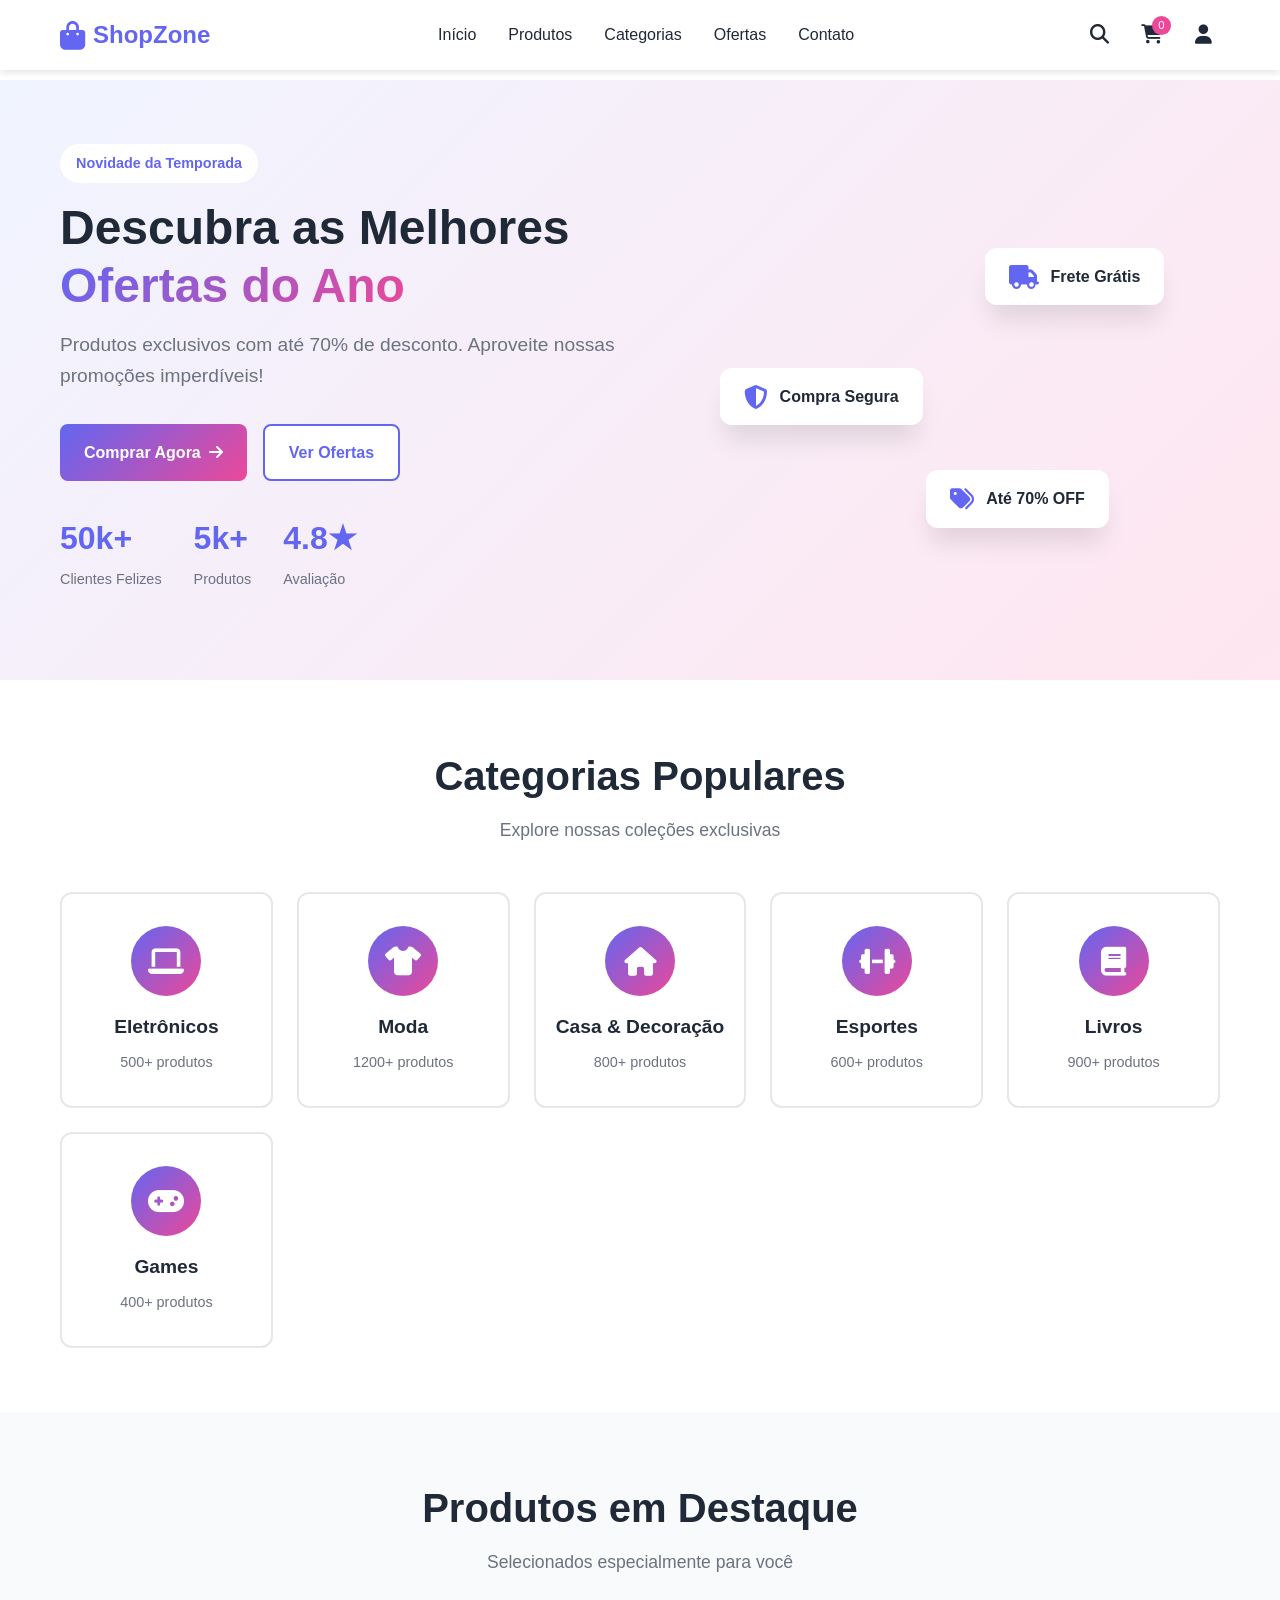
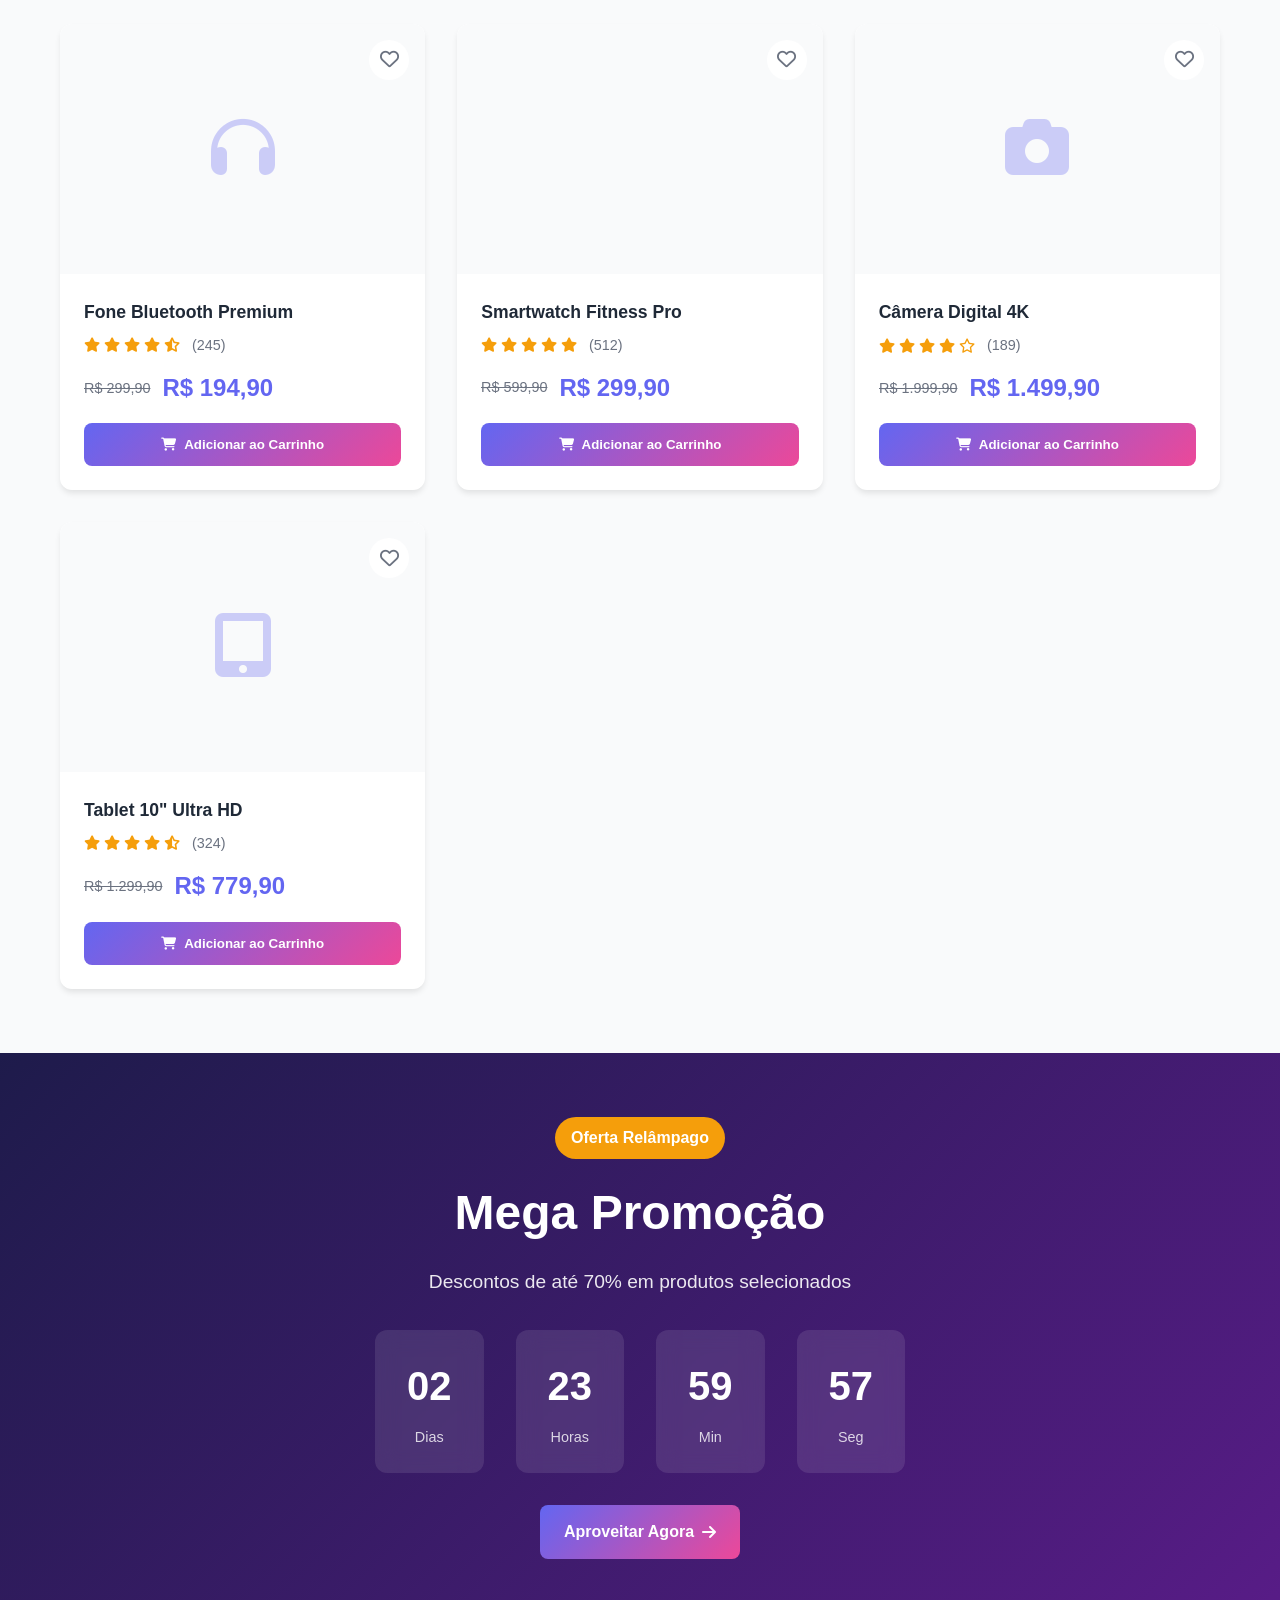
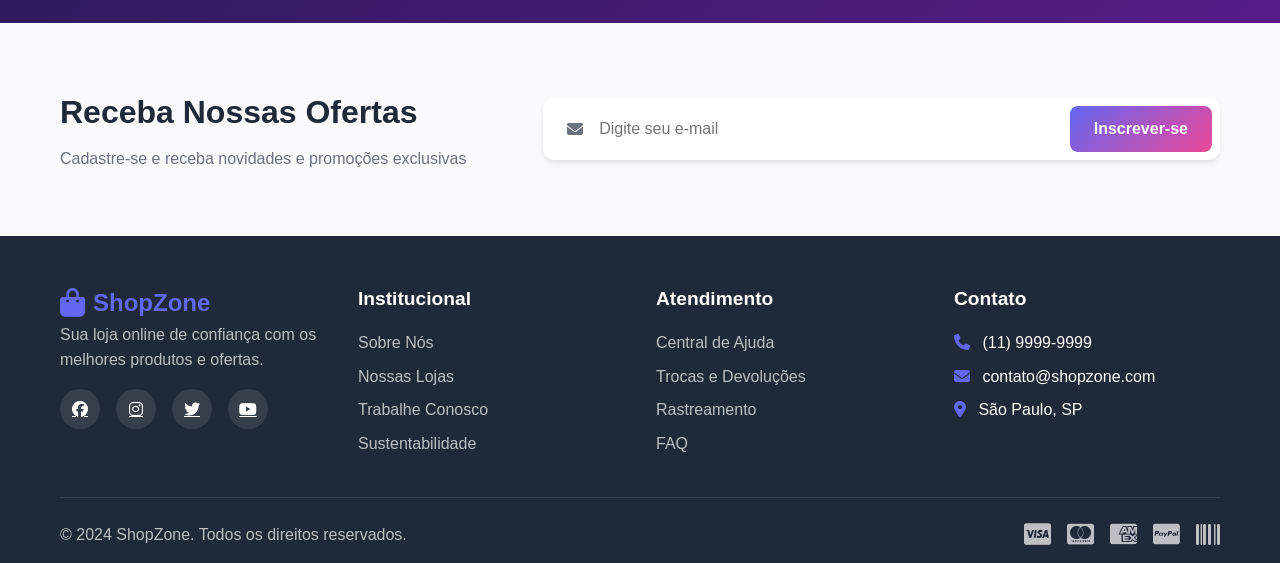
<file: index.html>
<!DOCTYPE html>
<html lang="pt-BR">
<head>
    <meta charset="UTF-8">
    <meta name="viewport" content="width=device-width, initial-scale=1.0">
    <meta name="description" content="Sua loja online com os melhores produtos e ofertas exclusivas">
    <title>ShopZone - Sua Loja Online</title>
    <link rel="stylesheet" href="styles.css">
    <link rel="stylesheet" href="https://cdnjs.cloudflare.com/ajax/libs/font-awesome/6.4.0/css/all.min.css">
</head>
<body>
    <!-- Header -->
    <header class="header">
        <nav class="navbar">
            <div class="container">
                <div class="nav-wrapper">
                    <div class="logo">
                        <i class="fas fa-shopping-bag"></i>
                        <span>ShopZone</span>
                    </div>
                    <ul class="nav-menu">
                        <li><a href="#home">Início</a></li>
                        <li><a href="#produtos">Produtos</a></li>
                        <li><a href="#categorias">Categorias</a></li>
                        <li><a href="#ofertas">Ofertas</a></li>
                        <li><a href="#contato">Contato</a></li>
                    </ul>
                    <div class="nav-icons">
                        <button class="icon-btn search-btn">
                            <i class="fas fa-search"></i>
                        </button>
                        <button class="icon-btn cart-btn">
                            <i class="fas fa-shopping-cart"></i>
                            <span class="badge">0</span>
                        </button>
                        <button class="icon-btn user-btn">
                            <i class="fas fa-user"></i>
                        </button>
                    </div>
                    <button class="mobile-menu-btn">
                        <i class="fas fa-bars"></i>
                    </button>
                </div>
            </div>
        </nav>
    </header>

    <!-- Hero Section -->
    <section id="home" class="hero">
        <div class="container">
            <div class="hero-content">
                <span class="hero-badge">Novidade da Temporada</span>
                <h1 class="hero-title">
                    Descubra as Melhores<br>
                    <span class="gradient-text">Ofertas do Ano</span>
                </h1>
                <p class="hero-description">
                    Produtos exclusivos com até 70% de desconto. Aproveite nossas promoções imperdíveis!
                </p>
                <div class="hero-buttons">
                    <a href="#produtos" class="btn btn-primary">
                        Comprar Agora
                        <i class="fas fa-arrow-right"></i>
                    </a>
                    <a href="#ofertas" class="btn btn-secondary">
                        Ver Ofertas
                    </a>
                </div>
                <div class="hero-stats">
                    <div class="stat-item">
                        <h3>50k+</h3>
                        <p>Clientes Felizes</p>
                    </div>
                    <div class="stat-item">
                        <h3>5k+</h3>
                        <p>Produtos</p>
                    </div>
                    <div class="stat-item">
                        <h3>4.8★</h3>
                        <p>Avaliação</p>
                    </div>
                </div>
            </div>
            <div class="hero-image">
                <div class="floating-card card-1">
                    <i class="fas fa-truck"></i>
                    <p>Frete Grátis</p>
                </div>
                <div class="floating-card card-2">
                    <i class="fas fa-shield-alt"></i>
                    <p>Compra Segura</p>
                </div>
                <div class="floating-card card-3">
                    <i class="fas fa-tags"></i>
                    <p>Até 70% OFF</p>
                </div>
            </div>
        </div>
    </section>

    <!-- Categorias -->
    <section id="categorias" class="categories">
        <div class="container">
            <div class="section-header">
                <h2>Categorias Populares</h2>
                <p>Explore nossas coleções exclusivas</p>
            </div>
            <div class="categories-grid">
                <div class="category-card">
                    <div class="category-icon">
                        <i class="fas fa-laptop"></i>
                    </div>
                    <h3>Eletrônicos</h3>
                    <p>500+ produtos</p>
                </div>
                <div class="category-card">
                    <div class="category-icon">
                        <i class="fas fa-tshirt"></i>
                    </div>
                    <h3>Moda</h3>
                    <p>1200+ produtos</p>
                </div>
                <div class="category-card">
                    <div class="category-icon">
                        <i class="fas fa-home"></i>
                    </div>
                    <h3>Casa & Decoração</h3>
                    <p>800+ produtos</p>
                </div>
                <div class="category-card">
                    <div class="category-icon">
                        <i class="fas fa-dumbbell"></i>
                    </div>
                    <h3>Esportes</h3>
                    <p>600+ produtos</p>
                </div>
                <div class="category-card">
                    <div class="category-icon">
                        <i class="fas fa-book"></i>
                    </div>
                    <h3>Livros</h3>
                    <p>900+ produtos</p>
                </div>
                <div class="category-card">
                    <div class="category-icon">
                        <i class="fas fa-gamepad"></i>
                    </div>
                    <h3>Games</h3>
                    <p>400+ produtos</p>
                </div>
            </div>
        </div>
    </section>

    <!-- Produtos em Destaque -->
    <section id="produtos" class="products">
        <div class="container">
            <div class="section-header">
                <h2>Produtos em Destaque</h2>
                <p>Selecionados especialmente para você</p>
            </div>
            <div class="products-grid">
                <div class="product-card">
                    <div class="product-badge">-35%</div>
                    <div class="product-image">
                        <div class="placeholder-img">
                            <i class="fas fa-headphones"></i>
                        </div>
                        <button class="wishlist-btn">
                            <i class="far fa-heart"></i>
                        </button>
                    </div>
                    <div class="product-info">
                        <h3>Fone Bluetooth Premium</h3>
                        <div class="product-rating">
                            <i class="fas fa-star"></i>
                            <i class="fas fa-star"></i>
                            <i class="fas fa-star"></i>
                            <i class="fas fa-star"></i>
                            <i class="fas fa-star-half-alt"></i>
                            <span>(245)</span>
                        </div>
                        <div class="product-price">
                            <span class="old-price">R$ 299,90</span>
                            <span class="current-price">R$ 194,90</span>
                        </div>
                        <button class="btn-add-cart">
                            <i class="fas fa-shopping-cart"></i>
                            Adicionar ao Carrinho
                        </button>
                    </div>
                </div>

                <div class="product-card">
                    <div class="product-badge">-50%</div>
                    <div class="product-image">
                        <div class="placeholder-img">
                            <i class="fas fa-watch"></i>
                        </div>
                        <button class="wishlist-btn">
                            <i class="far fa-heart"></i>
                        </button>
                    </div>
                    <div class="product-info">
                        <h3>Smartwatch Fitness Pro</h3>
                        <div class="product-rating">
                            <i class="fas fa-star"></i>
                            <i class="fas fa-star"></i>
                            <i class="fas fa-star"></i>
                            <i class="fas fa-star"></i>
                            <i class="fas fa-star"></i>
                            <span>(512)</span>
                        </div>
                        <div class="product-price">
                            <span class="old-price">R$ 599,90</span>
                            <span class="current-price">R$ 299,90</span>
                        </div>
                        <button class="btn-add-cart">
                            <i class="fas fa-shopping-cart"></i>
                            Adicionar ao Carrinho
                        </button>
                    </div>
                </div>

                <div class="product-card">
                    <div class="product-badge">-25%</div>
                    <div class="product-image">
                        <div class="placeholder-img">
                            <i class="fas fa-camera"></i>
                        </div>
                        <button class="wishlist-btn">
                            <i class="far fa-heart"></i>
                        </button>
                    </div>
                    <div class="product-info">
                        <h3>Câmera Digital 4K</h3>
                        <div class="product-rating">
                            <i class="fas fa-star"></i>
                            <i class="fas fa-star"></i>
                            <i class="fas fa-star"></i>
                            <i class="fas fa-star"></i>
                            <i class="far fa-star"></i>
                            <span>(189)</span>
                        </div>
                        <div class="product-price">
                            <span class="old-price">R$ 1.999,90</span>
                            <span class="current-price">R$ 1.499,90</span>
                        </div>
                        <button class="btn-add-cart">
                            <i class="fas fa-shopping-cart"></i>
                            Adicionar ao Carrinho
                        </button>
                    </div>
                </div>

                <div class="product-card">
                    <div class="product-badge">-40%</div>
                    <div class="product-image">
                        <div class="placeholder-img">
                            <i class="fas fa-tablet-alt"></i>
                        </div>
                        <button class="wishlist-btn">
                            <i class="far fa-heart"></i>
                        </button>
                    </div>
                    <div class="product-info">
                        <h3>Tablet 10" Ultra HD</h3>
                        <div class="product-rating">
                            <i class="fas fa-star"></i>
                            <i class="fas fa-star"></i>
                            <i class="fas fa-star"></i>
                            <i class="fas fa-star"></i>
                            <i class="fas fa-star-half-alt"></i>
                            <span>(324)</span>
                        </div>
                        <div class="product-price">
                            <span class="old-price">R$ 1.299,90</span>
                            <span class="current-price">R$ 779,90</span>
                        </div>
                        <button class="btn-add-cart">
                            <i class="fas fa-shopping-cart"></i>
                            Adicionar ao Carrinho
                        </button>
                    </div>
                </div>
            </div>
        </div>
    </section>

    <!-- Ofertas Especiais -->
    <section id="ofertas" class="special-offer">
        <div class="container">
            <div class="offer-content">
                <span class="offer-badge">Oferta Relâmpago</span>
                <h2>Mega Promoção</h2>
                <p>Descontos de até 70% em produtos selecionados</p>
                <div class="countdown">
                    <div class="countdown-item">
                        <span class="countdown-value" id="days">00</span>
                        <span class="countdown-label">Dias</span>
                    </div>
                    <div class="countdown-item">
                        <span class="countdown-value" id="hours">00</span>
                        <span class="countdown-label">Horas</span>
                    </div>
                    <div class="countdown-item">
                        <span class="countdown-value" id="minutes">00</span>
                        <span class="countdown-label">Min</span>
                    </div>
                    <div class="countdown-item">
                        <span class="countdown-value" id="seconds">00</span>
                        <span class="countdown-label">Seg</span>
                    </div>
                </div>
                <a href="#produtos" class="btn btn-primary">
                    Aproveitar Agora
                    <i class="fas fa-arrow-right"></i>
                </a>
            </div>
        </div>
    </section>

    <!-- Newsletter -->
    <section class="newsletter">
        <div class="container">
            <div class="newsletter-content">
                <div class="newsletter-text">
                    <h2>Receba Nossas Ofertas</h2>
                    <p>Cadastre-se e receba novidades e promoções exclusivas</p>
                </div>
                <form class="newsletter-form">
                    <div class="input-group">
                        <i class="fas fa-envelope"></i>
                        <input type="email" placeholder="Digite seu e-mail" required>
                        <button type="submit" class="btn btn-primary">Inscrever-se</button>
                    </div>
                </form>
            </div>
        </div>
    </section>

    <!-- Footer -->
    <footer class="footer">
        <div class="container">
            <div class="footer-content">
                <div class="footer-section">
                    <div class="logo">
                        <i class="fas fa-shopping-bag"></i>
                        <span>ShopZone</span>
                    </div>
                    <p>Sua loja online de confiança com os melhores produtos e ofertas.</p>
                    <div class="social-links">
                        <a href="#"><i class="fab fa-facebook"></i></a>
                        <a href="#"><i class="fab fa-instagram"></i></a>
                        <a href="#"><i class="fab fa-twitter"></i></a>
                        <a href="#"><i class="fab fa-youtube"></i></a>
                    </div>
                </div>
                <div class="footer-section">
                    <h3>Institucional</h3>
                    <ul>
                        <li><a href="#">Sobre Nós</a></li>
                        <li><a href="#">Nossas Lojas</a></li>
                        <li><a href="#">Trabalhe Conosco</a></li>
                        <li><a href="#">Sustentabilidade</a></li>
                    </ul>
                </div>
                <div class="footer-section">
                    <h3>Atendimento</h3>
                    <ul>
                        <li><a href="#">Central de Ajuda</a></li>
                        <li><a href="#">Trocas e Devoluções</a></li>
                        <li><a href="#">Rastreamento</a></li>
                        <li><a href="#">FAQ</a></li>
                    </ul>
                </div>
                <div class="footer-section">
                    <h3>Contato</h3>
                    <ul>
                        <li><i class="fas fa-phone"></i> (11) 9999-9999</li>
                        <li><i class="fas fa-envelope"></i> contato@shopzone.com</li>
                        <li><i class="fas fa-map-marker-alt"></i> São Paulo, SP</li>
                    </ul>
                </div>
            </div>
            <div class="footer-bottom">
                <p>&copy; 2024 ShopZone. Todos os direitos reservados.</p>
                <div class="payment-methods">
                    <i class="fab fa-cc-visa"></i>
                    <i class="fab fa-cc-mastercard"></i>
                    <i class="fab fa-cc-amex"></i>
                    <i class="fab fa-cc-paypal"></i>
                    <i class="fas fa-barcode"></i>
                </div>
            </div>
        </div>
    </footer>

    <!-- Botão Voltar ao Topo -->
    <button class="scroll-top" id="scrollTop">
        <i class="fas fa-arrow-up"></i>
    </button>

    <script src="script.js"></script>
</body>
</html>
</file>
<file: styles.css>
/* Reset e Variáveis */
* {
    margin: 0;
    padding: 0;
    box-sizing: border-box;
}

:root {
    --primary-color: #6366f1;
    --primary-dark: #4f46e5;
    --secondary-color: #ec4899;
    --text-dark: #1f2937;
    --text-light: #6b7280;
    --bg-light: #f9fafb;
    --bg-white: #ffffff;
    --border-color: #e5e7eb;
    --success-color: #10b981;
    --warning-color: #f59e0b;
    --gradient: linear-gradient(135deg, #6366f1 0%, #ec4899 100%);
    --shadow-sm: 0 1px 2px 0 rgba(0, 0, 0, 0.05);
    --shadow-md: 0 4px 6px -1px rgba(0, 0, 0, 0.1);
    --shadow-lg: 0 10px 15px -3px rgba(0, 0, 0, 0.1);
    --shadow-xl: 0 20px 25px -5px rgba(0, 0, 0, 0.1);
}

body {
    font-family: 'Segoe UI', Tahoma, Geneva, Verdana, sans-serif;
    color: var(--text-dark);
    line-height: 1.6;
    overflow-x: hidden;
}

.container {
    max-width: 1200px;
    margin: 0 auto;
    padding: 0 20px;
}

/* Header */
.header {
    position: fixed;
    top: 0;
    left: 0;
    right: 0;
    background: var(--bg-white);
    box-shadow: var(--shadow-md);
    z-index: 1000;
}

.navbar {
    padding: 1rem 0;
}

.nav-wrapper {
    display: flex;
    justify-content: space-between;
    align-items: center;
}

.logo {
    display: flex;
    align-items: center;
    gap: 0.5rem;
    font-size: 1.5rem;
    font-weight: bold;
    color: var(--primary-color);
}

.logo i {
    font-size: 1.8rem;
}

.nav-menu {
    display: flex;
    list-style: none;
    gap: 2rem;
}

.nav-menu a {
    text-decoration: none;
    color: var(--text-dark);
    font-weight: 500;
    transition: color 0.3s ease;
    position: relative;
}

.nav-menu a::after {
    content: '';
    position: absolute;
    bottom: -5px;
    left: 0;
    width: 0;
    height: 2px;
    background: var(--gradient);
    transition: width 0.3s ease;
}

.nav-menu a:hover {
    color: var(--primary-color);
}

.nav-menu a:hover::after {
    width: 100%;
}

.nav-icons {
    display: flex;
    gap: 1rem;
}

.icon-btn {
    position: relative;
    background: none;
    border: none;
    font-size: 1.2rem;
    color: var(--text-dark);
    cursor: pointer;
    padding: 0.5rem;
    border-radius: 8px;
    transition: all 0.3s ease;
}

.icon-btn:hover {
    background: var(--bg-light);
    color: var(--primary-color);
}

.badge {
    position: absolute;
    top: 0;
    right: 0;
    background: var(--secondary-color);
    color: white;
    font-size: 0.7rem;
    padding: 0.2rem 0.4rem;
    border-radius: 50%;
    min-width: 18px;
    text-align: center;
}

.mobile-menu-btn {
    display: none;
    background: none;
    border: none;
    font-size: 1.5rem;
    cursor: pointer;
    color: var(--text-dark);
}

/* Hero Section */
.hero {
    margin-top: 80px;
    padding: 4rem 0;
    background: linear-gradient(135deg, #f0f4ff 0%, #ffe6f0 100%);
    min-height: 600px;
}

.hero .container {
    display: grid;
    grid-template-columns: 1fr 1fr;
    gap: 3rem;
    align-items: center;
}

.hero-badge {
    display: inline-block;
    background: var(--bg-white);
    color: var(--primary-color);
    padding: 0.5rem 1rem;
    border-radius: 50px;
    font-size: 0.9rem;
    font-weight: 600;
    margin-bottom: 1rem;
}

.hero-title {
    font-size: 3rem;
    font-weight: 800;
    line-height: 1.2;
    margin-bottom: 1rem;
}

.gradient-text {
    background: var(--gradient);
    -webkit-background-clip: text;
    -webkit-text-fill-color: transparent;
    background-clip: text;
}

.hero-description {
    font-size: 1.2rem;
    color: var(--text-light);
    margin-bottom: 2rem;
}

.hero-buttons {
    display: flex;
    gap: 1rem;
    margin-bottom: 2rem;
}

.btn {
    display: inline-flex;
    align-items: center;
    gap: 0.5rem;
    padding: 0.875rem 1.5rem;
    border-radius: 8px;
    text-decoration: none;
    font-weight: 600;
    transition: all 0.3s ease;
    border: none;
    cursor: pointer;
    font-size: 1rem;
}

.btn-primary {
    background: var(--gradient);
    color: white;
}

.btn-primary:hover {
    transform: translateY(-2px);
    box-shadow: var(--shadow-lg);
}

.btn-secondary {
    background: var(--bg-white);
    color: var(--primary-color);
    border: 2px solid var(--primary-color);
}

.btn-secondary:hover {
    background: var(--primary-color);
    color: white;
}

.hero-stats {
    display: flex;
    gap: 2rem;
}

.stat-item h3 {
    font-size: 2rem;
    color: var(--primary-color);
    margin-bottom: 0.25rem;
}

.stat-item p {
    color: var(--text-light);
    font-size: 0.9rem;
}

.hero-image {
    position: relative;
    height: 400px;
}

.floating-card {
    position: absolute;
    background: var(--bg-white);
    padding: 1rem 1.5rem;
    border-radius: 12px;
    box-shadow: var(--shadow-xl);
    display: flex;
    align-items: center;
    gap: 0.75rem;
    font-weight: 600;
    animation: float 3s ease-in-out infinite;
}

.floating-card i {
    font-size: 1.5rem;
    color: var(--primary-color);
}

.card-1 {
    top: 20%;
    right: 10%;
    animation-delay: 0s;
}

.card-2 {
    top: 50%;
    left: 10%;
    animation-delay: 1s;
}

.card-3 {
    bottom: 10%;
    right: 20%;
    animation-delay: 2s;
}

@keyframes float {
    0%, 100% {
        transform: translateY(0);
    }
    50% {
        transform: translateY(-20px);
    }
}

/* Section Header */
.section-header {
    text-align: center;
    margin-bottom: 3rem;
}

.section-header h2 {
    font-size: 2.5rem;
    font-weight: 800;
    margin-bottom: 0.5rem;
}

.section-header p {
    font-size: 1.1rem;
    color: var(--text-light);
}

/* Categories */
.categories {
    padding: 4rem 0;
}

.categories-grid {
    display: grid;
    grid-template-columns: repeat(auto-fit, minmax(180px, 1fr));
    gap: 1.5rem;
}

.category-card {
    background: var(--bg-white);
    padding: 2rem 1rem;
    border-radius: 12px;
    text-align: center;
    border: 2px solid var(--border-color);
    transition: all 0.3s ease;
    cursor: pointer;
}

.category-card:hover {
    border-color: var(--primary-color);
    transform: translateY(-5px);
    box-shadow: var(--shadow-lg);
}

.category-icon {
    width: 70px;
    height: 70px;
    margin: 0 auto 1rem;
    background: linear-gradient(135deg, #6366f1 0%, #ec4899 100%);
    border-radius: 50%;
    display: flex;
    align-items: center;
    justify-content: center;
    color: white;
    font-size: 1.8rem;
}

.category-card h3 {
    font-size: 1.2rem;
    margin-bottom: 0.5rem;
}

.category-card p {
    color: var(--text-light);
    font-size: 0.9rem;
}

/* Products */
.products {
    padding: 4rem 0;
    background: var(--bg-light);
}

.products-grid {
    display: grid;
    grid-template-columns: repeat(auto-fill, minmax(280px, 1fr));
    gap: 2rem;
}

.product-card {
    background: var(--bg-white);
    border-radius: 12px;
    overflow: hidden;
    box-shadow: var(--shadow-md);
    transition: all 0.3s ease;
}

.product-card:hover {
    transform: translateY(-5px);
    box-shadow: var(--shadow-xl);
}

.product-image {
    position: relative;
    height: 250px;
    background: var(--bg-light);
    display: flex;
    align-items: center;
    justify-content: center;
    overflow: hidden;
}

.placeholder-img {
    font-size: 4rem;
    color: var(--primary-color);
    opacity: 0.3;
}

.product-badge {
    position: absolute;
    top: 1rem;
    left: 1rem;
    background: var(--warning-color);
    color: white;
    padding: 0.5rem 1rem;
    border-radius: 50px;
    font-weight: 700;
    font-size: 0.9rem;
}

.wishlist-btn {
    position: absolute;
    top: 1rem;
    right: 1rem;
    background: var(--bg-white);
    border: none;
    width: 40px;
    height: 40px;
    border-radius: 50%;
    cursor: pointer;
    display: flex;
    align-items: center;
    justify-content: center;
    font-size: 1.2rem;
    color: var(--text-light);
    transition: all 0.3s ease;
}

.wishlist-btn:hover {
    color: var(--secondary-color);
    transform: scale(1.1);
}

.product-info {
    padding: 1.5rem;
}

.product-info h3 {
    font-size: 1.1rem;
    margin-bottom: 0.5rem;
    color: var(--text-dark);
}

.product-rating {
    display: flex;
    align-items: center;
    gap: 0.25rem;
    margin-bottom: 0.75rem;
    color: var(--warning-color);
    font-size: 0.9rem;
}

.product-rating span {
    color: var(--text-light);
    margin-left: 0.5rem;
}

.product-price {
    display: flex;
    align-items: center;
    gap: 0.75rem;
    margin-bottom: 1rem;
}

.old-price {
    text-decoration: line-through;
    color: var(--text-light);
    font-size: 0.9rem;
}

.current-price {
    font-size: 1.5rem;
    font-weight: 700;
    color: var(--primary-color);
}

.btn-add-cart {
    width: 100%;
    padding: 0.875rem;
    background: var(--gradient);
    color: white;
    border: none;
    border-radius: 8px;
    font-weight: 600;
    cursor: pointer;
    display: flex;
    align-items: center;
    justify-content: center;
    gap: 0.5rem;
    transition: all 0.3s ease;
}

.btn-add-cart:hover {
    transform: scale(1.02);
    box-shadow: var(--shadow-lg);
}

/* Special Offer */
.special-offer {
    padding: 4rem 0;
    background: linear-gradient(135deg, #1e1b4b 0%, #581c87 100%);
    color: white;
    text-align: center;
}

.offer-badge {
    display: inline-block;
    background: var(--warning-color);
    padding: 0.5rem 1rem;
    border-radius: 50px;
    font-weight: 700;
    margin-bottom: 1rem;
}

.offer-content h2 {
    font-size: 3rem;
    margin-bottom: 1rem;
}

.offer-content p {
    font-size: 1.2rem;
    margin-bottom: 2rem;
    opacity: 0.9;
}

.countdown {
    display: flex;
    justify-content: center;
    gap: 2rem;
    margin-bottom: 2rem;
}

.countdown-item {
    background: rgba(255, 255, 255, 0.1);
    padding: 1.5rem 2rem;
    border-radius: 12px;
    backdrop-filter: blur(10px);
}

.countdown-value {
    display: block;
    font-size: 2.5rem;
    font-weight: 700;
}

.countdown-label {
    display: block;
    font-size: 0.9rem;
    opacity: 0.8;
    margin-top: 0.5rem;
}

/* Newsletter */
.newsletter {
    padding: 4rem 0;
    background: var(--bg-light);
}

.newsletter-content {
    display: grid;
    grid-template-columns: 1fr 1.5fr;
    gap: 2rem;
    align-items: center;
}

.newsletter-text h2 {
    font-size: 2rem;
    margin-bottom: 0.5rem;
}

.newsletter-text p {
    color: var(--text-light);
}

.input-group {
    position: relative;
    display: flex;
    align-items: center;
    background: var(--bg-white);
    border-radius: 12px;
    padding: 0.5rem;
    box-shadow: var(--shadow-md);
}

.input-group i {
    position: absolute;
    left: 1.5rem;
    color: var(--text-light);
}

.input-group input {
    flex: 1;
    border: none;
    padding: 0.875rem 1rem 0.875rem 3rem;
    font-size: 1rem;
    outline: none;
}

.input-group .btn {
    margin: 0;
}

/* Footer */
.footer {
    background: var(--text-dark);
    color: white;
    padding: 3rem 0 1rem;
}

.footer-content {
    display: grid;
    grid-template-columns: repeat(auto-fit, minmax(250px, 1fr));
    gap: 2rem;
    margin-bottom: 2rem;
}

.footer-section h3 {
    margin-bottom: 1rem;
    font-size: 1.2rem;
}

.footer-section p {
    color: rgba(255, 255, 255, 0.7);
    margin-bottom: 1rem;
}

.footer-section ul {
    list-style: none;
}

.footer-section ul li {
    margin-bottom: 0.5rem;
}

.footer-section ul li a {
    color: rgba(255, 255, 255, 0.7);
    text-decoration: none;
    transition: color 0.3s ease;
}

.footer-section ul li a:hover {
    color: var(--primary-color);
}

.footer-section ul li i {
    margin-right: 0.5rem;
    color: var(--primary-color);
}

.social-links {
    display: flex;
    gap: 1rem;
    margin-top: 1rem;
}

.social-links a {
    width: 40px;
    height: 40px;
    background: rgba(255, 255, 255, 0.1);
    border-radius: 50%;
    display: flex;
    align-items: center;
    justify-content: center;
    color: white;
    transition: all 0.3s ease;
}

.social-links a:hover {
    background: var(--primary-color);
    transform: translateY(-3px);
}

.footer-bottom {
    border-top: 1px solid rgba(255, 255, 255, 0.1);
    padding-top: 1.5rem;
    display: flex;
    justify-content: space-between;
    align-items: center;
    flex-wrap: wrap;
    gap: 1rem;
}

.footer-bottom p {
    color: rgba(255, 255, 255, 0.7);
}

.payment-methods {
    display: flex;
    gap: 1rem;
    font-size: 1.5rem;
    color: rgba(255, 255, 255, 0.7);
}

/* Scroll to Top Button */
.scroll-top {
    position: fixed;
    bottom: 2rem;
    right: 2rem;
    width: 50px;
    height: 50px;
    background: var(--gradient);
    color: white;
    border: none;
    border-radius: 50%;
    cursor: pointer;
    display: none;
    align-items: center;
    justify-content: center;
    font-size: 1.2rem;
    box-shadow: var(--shadow-lg);
    transition: all 0.3s ease;
    z-index: 999;
}

.scroll-top:hover {
    transform: translateY(-3px);
}

.scroll-top.active {
    display: flex;
}

/* Responsive Design */
@media (max-width: 968px) {
    .nav-menu {
        display: none;
    }

    .mobile-menu-btn {
        display: block;
    }

    .hero .container {
        grid-template-columns: 1fr;
        text-align: center;
    }

    .hero-image {
        display: none;
    }

    .hero-title {
        font-size: 2.5rem;
    }

    .hero-buttons {
        justify-content: center;
    }

    .hero-stats {
        justify-content: center;
    }

    .newsletter-content {
        grid-template-columns: 1fr;
        text-align: center;
    }

    .countdown {
        gap: 1rem;
    }

    .countdown-item {
        padding: 1rem 1.5rem;
    }

    .countdown-value {
        font-size: 2rem;
    }
}

@media (max-width: 640px) {
    .hero-title {
        font-size: 2rem;
    }

    .section-header h2 {
        font-size: 2rem;
    }

    .hero-buttons {
        flex-direction: column;
        align-items: center;
    }

    .hero-buttons .btn {
        width: 100%;
        max-width: 300px;
    }

    .offer-content h2 {
        font-size: 2rem;
    }

    .countdown {
        gap: 0.5rem;
    }

    .countdown-item {
        padding: 0.75rem 1rem;
    }

    .countdown-value {
        font-size: 1.5rem;
    }

    .input-group {
        flex-direction: column;
    }

    .input-group .btn {
        width: 100%;
    }

    .footer-bottom {
        flex-direction: column;
        text-align: center;
    }
}
</file>
